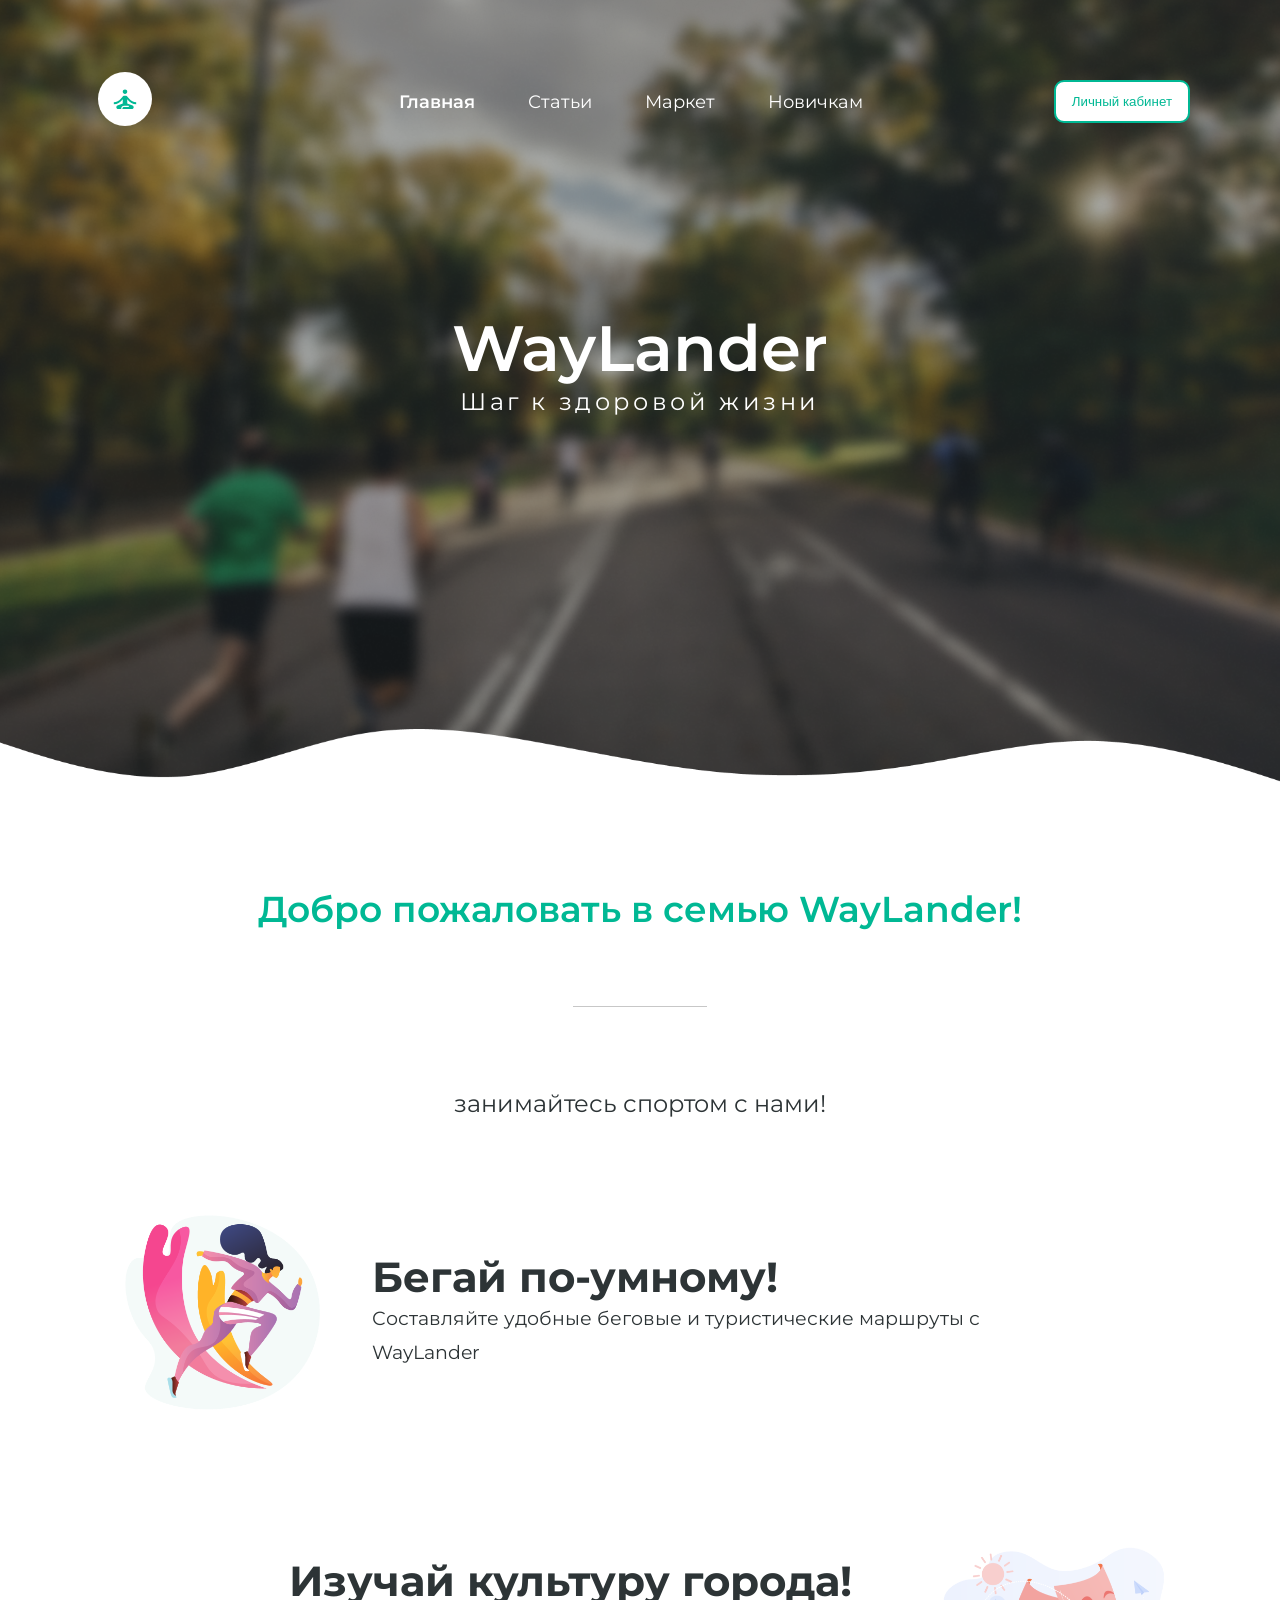
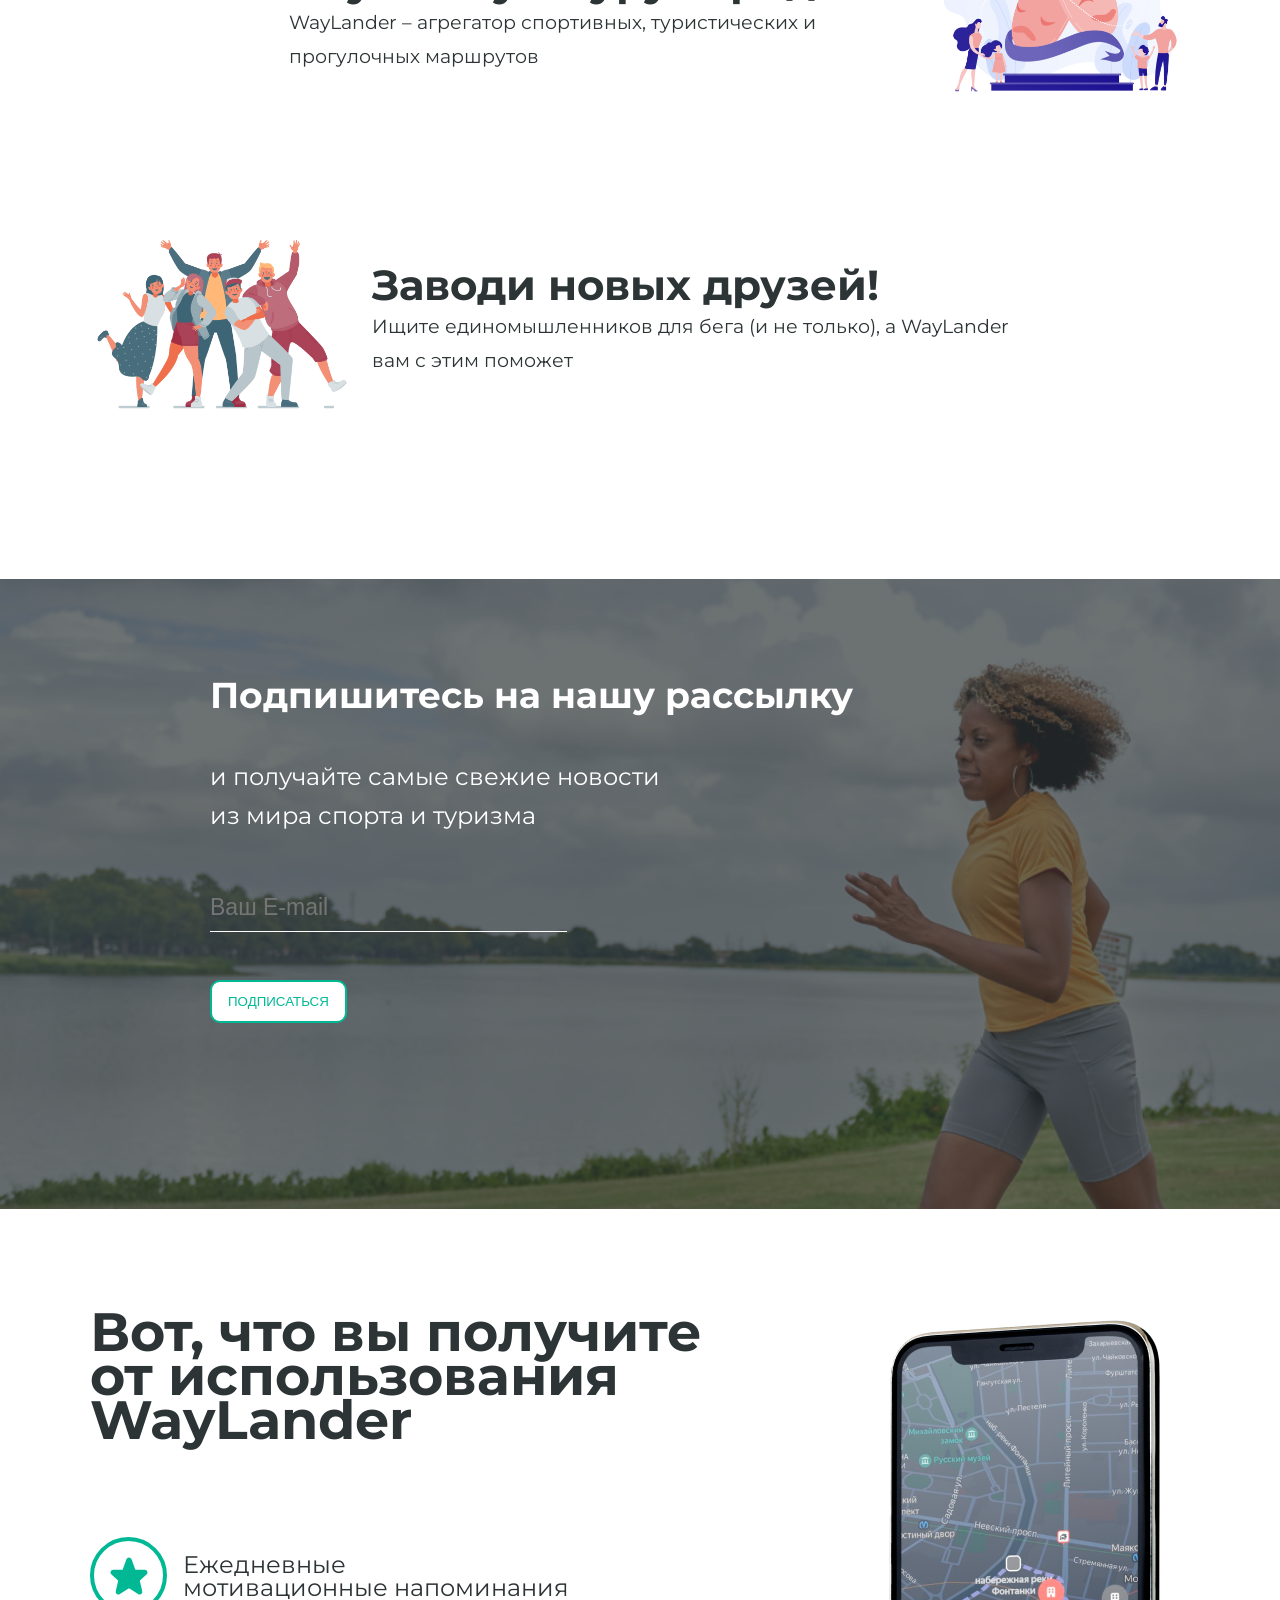
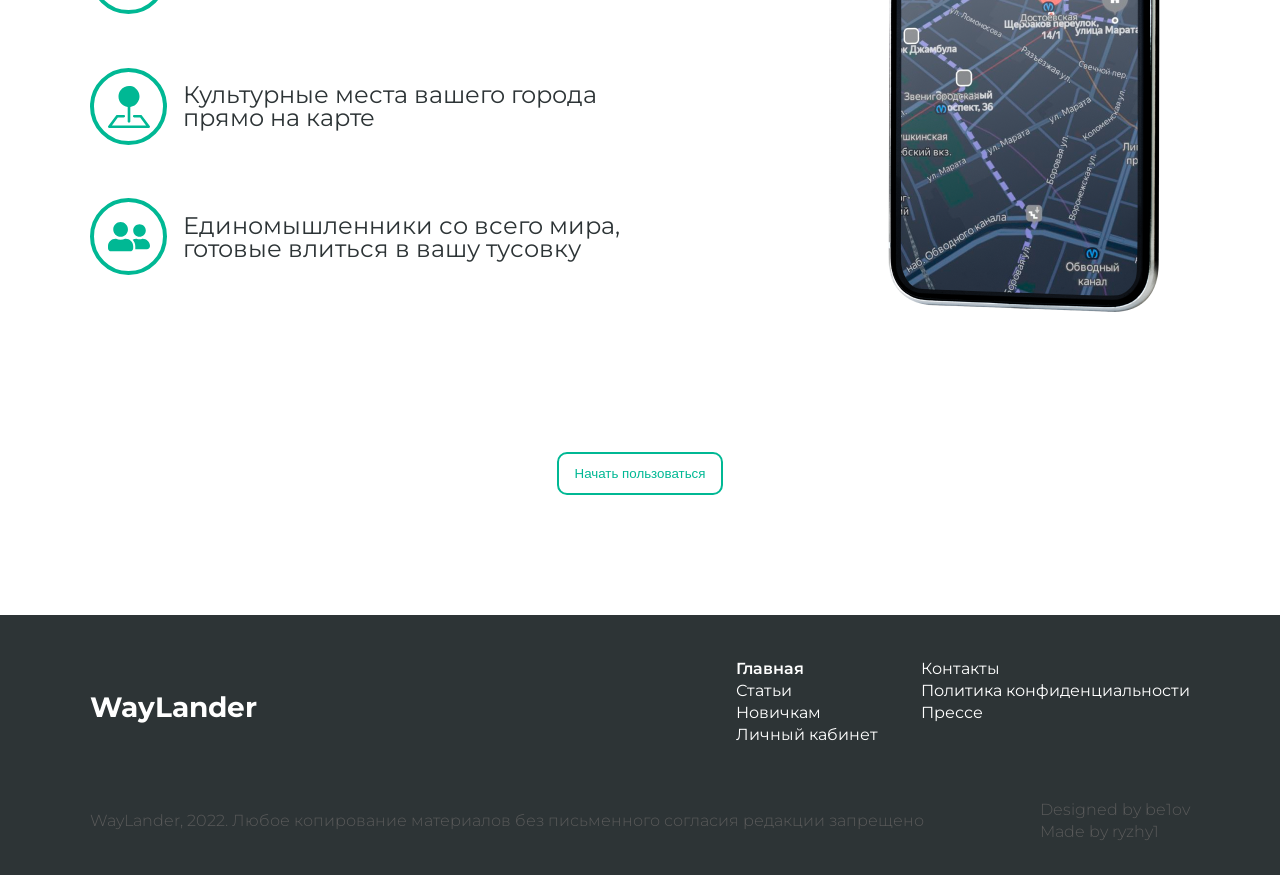
<file: index.html>
<!DOCTYPE html><html lang="en"><head><meta charset="UTF-8"><meta http-equiv="X-UA-Compatible" content="IE=edge"><meta name="viewport" content="width=device-width,initial-scale=1"><link href="https://fonts.googleapis.com/css2?family=Montserrat:wght@400;600&display=swap" rel="stylesheet"><link rel="stylesheet" href="./css/style.min.css"><link rel="stylesheet" href="https://cdnjs.cloudflare.com/ajax/libs/animate.css/4.1.1/animate.min.css"><title>WayLander</title></head><body><header class="promo"><div class="promo__image"><div class="container"><nav class="header__nav"><div class="header__logo"><img src="./icons/Frame_6.svg" alt="" draggable="false"></div><ul class="nav_items"><li class="active">Главная</li><li>Статьи</li><li>Маркет</li><li>Новичкам</li></ul><button class="header__btn">Личный кабинет</button></nav><div class="title"><h1 class="">WayLander</h1><p>Шаг к здоровой жизни</p></div></div><img class="vector" src="./img/Vector.png" alt=""></div></header><main><div class="opportunities"><div class="container"><div class="greeting"><h2>Добро пожаловать в семью WayLander!</h2><div class="vector"></div><h3>занимайтесь спортом с нами!</h3></div><div class="opportunities__items"><div class="wow opportunities__item fadeInUp"><img src="./icons/woman.svg" alt=""><div class="opportunities__text"><h2>Бегай по-умному!</h2><p>Составляйте удобные беговые и туристические маршруты с WayLander</p></div></div><div class="wow opportunities__item fadeInUp"><div class="opportunities__text"><h2>Изучай культуру города!</h2><p>WayLander – агрегатор спортивных, туристических и прогулочных маршрутов</p></div><img src="./icons/masks.svg" alt=""></div><div class="wow opportunities__item fadeInUp"><img src="./icons/people.svg" alt=""><div class="opportunities__text"><h2>Заводи новых друзей!</h2><p>Ищите единомышленников для бега (и не только), а WayLander вам с этим поможет</p></div></div></div></div></div><div class="subscription"><div class="subscription__image"><div class="container"><div class="subscription__content"><h2>Подпишитесь на нашу рассылку</h2><p>и получайте самые свежие новости<br>из мира спорта и туризма</p><input type="email" placeholder="Ваш E-mail" pattern="[^@\s]+@[^@\s]+\.[^@\s]+" title="Invalid email address"> <button>ПОДПИСАТЬСЯ</button></div></div></div></div><div class="advantages"><div class="container"><div class="advantages__content"><div class="advantages__text"><h2>Вот, что вы получите<br>от использования WayLander</h2><div class="advantages__text-block"><div class="advantages__text-element"><div class="circle"><img src="./icons/star.svg" alt=""></div><p>Ежедневные<br>мотивационные напоминания</p></div><div class="advantages__text-element"><div class="circle"><img src="./icons/map.svg" alt=""></div><p>Культурные места вашего города<br>прямо на карте</p></div><div class="advantages__text-element"><div class="circle"><img src="./icons/user.svg" alt=""></div><p>Единомышленники со всего мира,<br>готовые влиться в вашу тусовку</p></div></div></div><img src="./img/phone.png" alt=""></div><button>Начать пользоваться</button></div></div></main><footer><div class="container"><div class="footer"><div class="footer__main"><div class="footer__logo"><h2>WayLander</h2></div><div class="footer__info"><div class="footer__nav"><ul><li class="active">Главная</li><li>Статьи</li><li>Новичкам</li><li>Личный кабинет</li></ul></div><div class="footer__about"><ul><li>Контакты</li><li>Политика конфиденциальности</li><li>Прессе</li></ul></div></div></div><div class="footer__about"><p>WayLander, 2022. Любое копирование материалов без письменного согласия редакции запрещено</p><p>Designed by be1ov<br>Made by ryzhy1</p></div></div></div></footer><script src="https://cdn.jsdelivr.net/npm/bootstrap@5.2.2/dist/js/bootstrap.bundle.min.js" integrity="sha384-OERcA2EqjJCMA+/3y+gxIOqMEjwtxJY7qPCqsdltbNJuaOe923+mo//f6V8Qbsw3" crossorigin="anonymous"></script><script src="js/wow.min.js"></script><script src="js/script.js"></script></body></html>
</file>
<file: css/style.min.css>
*{margin:0;padding:0}.container{width:1100px;margin:0 auto}li{transition:.3s}li:hover{color:#00b894;cursor:pointer}.active{font-weight:600}.promo{position:relative}.promo__image{position:relative;background:url(../img/runner.png) no-repeat center;background-size:cover;min-height:90vh;max-height:100%;margin-bottom:0;position:relative}.promo__image .vector{position:absolute;width:100vw;bottom:0}.promo nav{display:flex;justify-content:space-between;align-items:center;padding-top:64px;font-family:Montserrat;font-style:normal;font-weight:400;font-size:18px;line-height:22px}.promo ul{display:flex;list-style-type:none;color:#fff;align-items:center;justify-content:space-between;width:464px;margin-left:135px;margin-right:86px}.promo button{border:0;justify-self:unset;display:flex;justify-content:center;align-items:center;padding:12px 16px;background:#fff;color:#00b894;border-radius:10px;transition:.3s;background-color:#fff;border:2px solid #00b894}.promo button:hover{transition:.3s;background-color:#00b894;color:#fff;cursor:pointer}.promo .title{display:grid;justify-content:center;padding-top:170px}.promo .title h1{animation-name:fadein;animation-duration:2s;animation-delay:1s;opacity:0;animation-fill-mode:forwards;font-family:Montserrat;font-style:normal;font-weight:600;font-size:64px;line-height:78px;color:#fff}.promo .title p{animation-name:fadein;animation-duration:2s;animation-delay:1.7s;opacity:0;animation-fill-mode:forwards;margin:0 auto;font-family:Montserrat;font-style:normal;font-weight:400;font-size:24px;line-height:29px;color:#fff;letter-spacing:.15em}@keyframes fadein{0%{opacity:0}100%{opacity:100}}.opportunities{padding-top:60px}.opportunities__items{min-height:792px;display:inline-block}.opportunities__item{animation:fadeInUp;animation-duration:2s;font-family:Montserrat;font-style:normal;font-weight:700;font-size:28px;line-height:34px;display:flex;align-items:center;margin-top:40px;float:left;color:#2d3436}.opportunities__item:nth-child(2n){float:right}.opportunities__item p{max-width:714px;margin-top:8px;font-weight:400;font-size:19px}.opportunities__text{width:637px}.opportunities__text:nth-child(2){margin-right:0;margin-left:18px}.greeting{display:flex;flex-direction:column;min-width:190px;justify-content:center}.greeting h2{margin:0 auto;font-family:Montserrat;font-style:normal;font-weight:600;font-size:36px;line-height:78px;color:#00b894}.greeting .vector{margin:0 auto;height:1px;width:134px;background-color:#c7c7c7;margin-top:58px}.greeting h3{margin:0 auto;margin-top:58px;font-family:Montserrat;font-style:normal;font-weight:400;font-size:24px;line-height:78px;color:#2d3436}.subscription{margin-top:120px}.subscription__image{position:relative;background:url(../img/woman.png) no-repeat center;background-size:cover;min-height:70vh;max-height:80vh;margin-bottom:0;position:relative}.subscription__content{padding:94px 370px 94px 120px;width:729px}.subscription__content h2{font-family:Montserrat;font-style:normal;font-weight:700;font-size:36px;line-height:44px;color:#fff}.subscription__content p{margin-top:40px;font-family:Montserrat;font-style:normal;font-weight:400;font-size:24px;line-height:39px;color:#fff}.subscription__content input{margin-top:48px;height:48px;width:357px;border:none;background:0 0;border-bottom:1px solid #fff;color:#fff;font-size:23px}.subscription__content input:focus{outline:0}.subscription__content button{margin-top:48px;border:0;justify-self:unset;display:flex;justify-content:center;align-items:center;padding:12px 16px;background:#fff;color:#00b894;border-radius:10px;transition:.3s;background-color:#fff;border:2px solid #00b894}.subscription__content button:hover{transition:.3s;background-color:#00b894;color:#fff;cursor:pointer}.subscription__content button:focus{outline:0!important;box-shadow:none}.advantages{max-height:803px;color:#2d3436;padding-top:101px;margin:0 auto}.advantages__content{display:flex}.advantages__text{font-family:Montserrat;font-style:normal;font-weight:700;font-size:36px;line-height:44px;color:#2d3436}.advantages__text-block{display:flex;flex-direction:column;justify-content:space-between;min-height:341px;margin-top:95px;font-family:Montserrat;font-style:normal;font-weight:400;font-size:24px;line-height:23px;vertical-align:baseline}.advantages__text-element{display:flex;align-items:center}.advantages__text-element p{margin-left:16px;height:49px}.advantages button{border:0;justify-self:unset;display:flex;justify-content:center;align-items:center;padding:12px 16px;background:#fff;color:#00b894;border-radius:10px;transition:.3s;background-color:#fff;border:2px solid #00b894;margin:0 auto;margin-top:120px}.advantages button:hover{transition:.3s;background-color:#00b894;color:#fff;cursor:pointer}.advantages button:hover{background-color:#00b894}footer{height:100%;margin-top:120px;background-color:#2d3436}footer .footer__main{align-items:center;justify-content:space-between;display:flex;padding:73px 0 73px 0;align-items:center;height:100%;position:relative}footer .footer__info{position:absolute;display:flex;right:0}footer .footer__nav{margin-right:43px}footer .footer h2{font-family:Montserrat;font-style:normal;font-weight:700;font-size:28px;line-height:38px;color:#fff}footer .footer ul{list-style-type:none;color:#fff;font-family:Montserrat;font-style:normal;font-weight:400;font-size:16px;line-height:22px}footer .footer__about{padding-bottom:32px;display:flex;justify-content:space-between;font-family:Montserrat;font-style:normal;font-weight:300;font-size:16px;line-height:22px;color:#5a5a5a;align-items:center}
</file>
